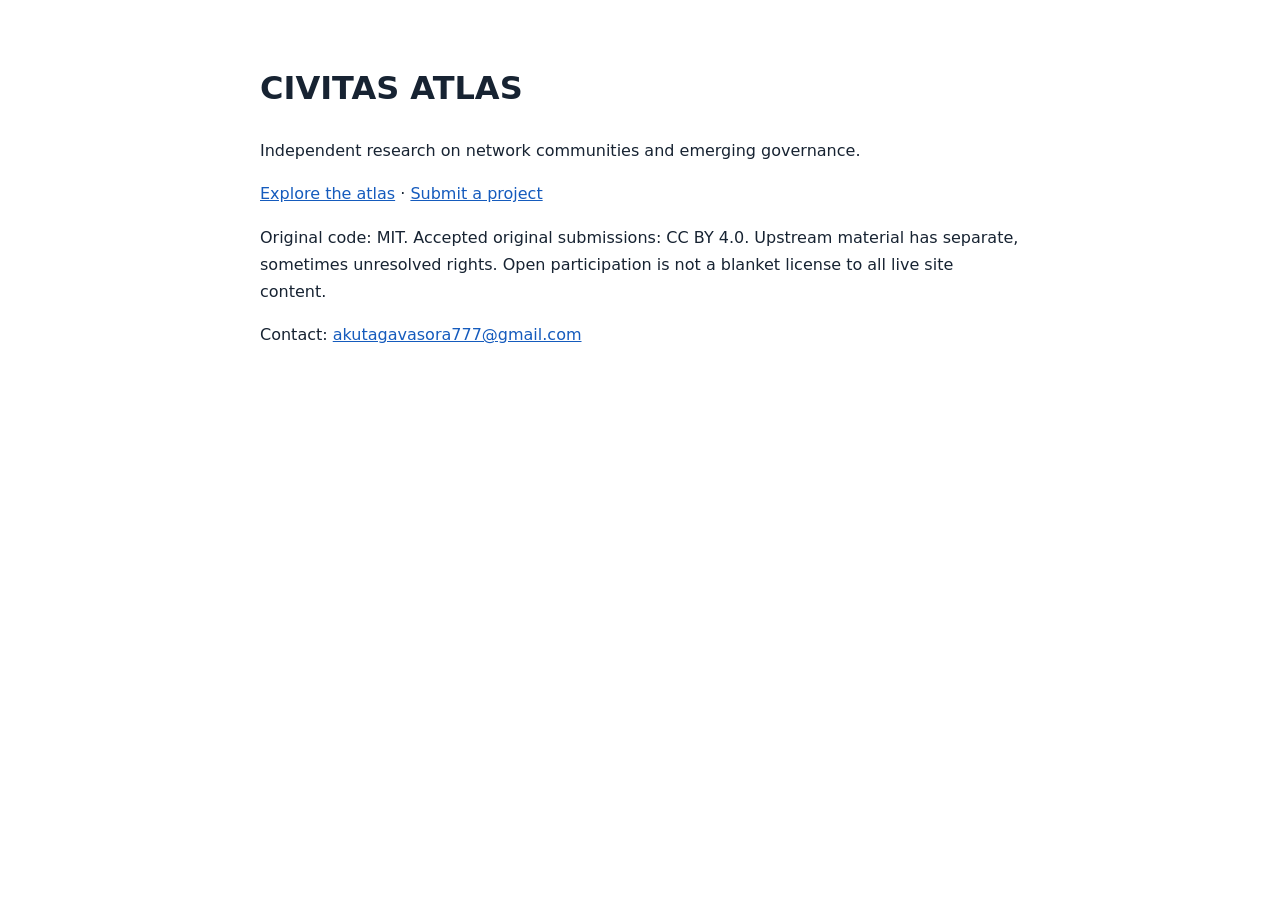
<file: portal/index.html>
<!doctype html><html lang="en"><meta charset="utf-8"><meta name="viewport" content="width=device-width"><title>CIVITAS ATLAS — contribute</title><style>body{font:16px/1.7 system-ui;max-width:760px;padding:40px;margin:auto;color:#172332}a{color:#155bbd}</style><h1>CIVITAS ATLAS</h1><p>Independent research on network communities and emerging governance.</p><p><a href="https://polis-network-atlas.vercel.app">Explore the atlas</a> · <a href="https://github.com/AzamatSafarov/civitas-atlas/issues/new?template=project.yml">Submit a project</a></p><p>Original code: MIT. Accepted original submissions: CC BY 4.0. Upstream material has separate, sometimes unresolved rights. Open participation is not a blanket license to all live site content.</p><p>Contact: <a href="mailto:akutagavasora777@gmail.com">akutagavasora777@gmail.com</a></p></html>
</file>
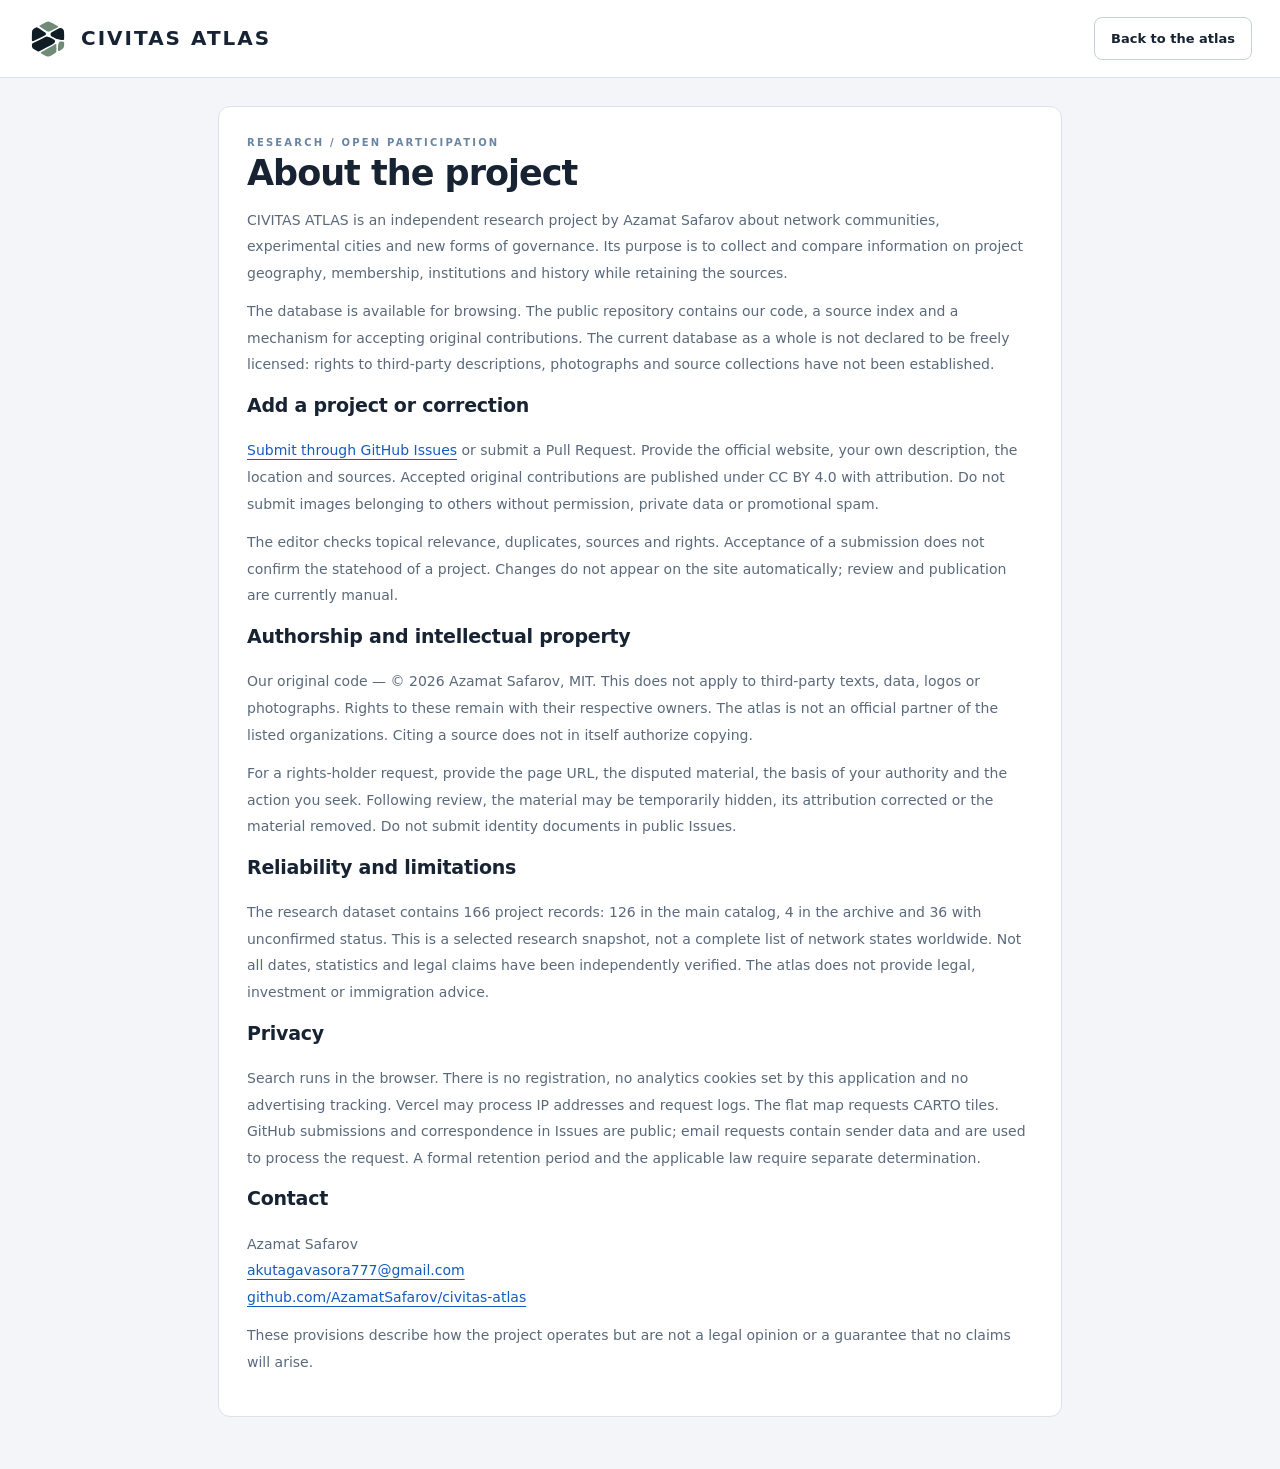
<file: about.html>
<!doctype html><html lang="en"><meta charset="utf-8"><meta name="viewport" content="width=device-width,initial-scale=1"><title>About the project — CIVITAS ATLAS</title><link rel="icon" href="/favicon.ico"><link rel="icon" type="image/svg+xml" href="/brand.svg"><link rel="apple-touch-icon" href="/favicon-180.png"><link rel="stylesheet" href="design.css"><link rel="stylesheet" href="mobile.css"><header><div class="brand"><img class="brand-symbol" width="40" height="40" src="brand.svg" alt="Logo">CIVITAS ATLAS</div><a class="button" href="/">Back to the atlas</a></header><main style="max-width:900px"><section class="box pad"><div class="eyebrow">Research / open participation</div><h1>About the project</h1><p>CIVITAS ATLAS is an independent research project by Azamat Safarov about network communities, experimental cities and new forms of governance. Its purpose is to collect and compare information on project geography, membership, institutions and history while retaining the sources.</p><p>The database is available for browsing. The public repository contains our code, a source index and a mechanism for accepting original contributions. The current database as a whole is not declared to be freely licensed: rights to third-party descriptions, photographs and source collections have not been established.</p><h2>Add a project or correction</h2><p><a href="https://github.com/AzamatSafarov/civitas-atlas/issues/new?template=project.yml">Submit through GitHub Issues</a> or submit a Pull Request. Provide the official website, your own description, the location and sources. Accepted original contributions are published under CC BY 4.0 with attribution. Do not submit images belonging to others without permission, private data or promotional spam.</p><p>The editor checks topical relevance, duplicates, sources and rights. Acceptance of a submission does not confirm the statehood of a project. Changes do not appear on the site automatically; review and publication are currently manual.</p><h2>Authorship and intellectual property</h2><p>Our original code — © 2026 Azamat Safarov, MIT. This does not apply to third-party texts, data, logos or photographs. Rights to these remain with their respective owners. The atlas is not an official partner of the listed organizations. Citing a source does not in itself authorize copying.</p><p>For a rights-holder request, provide the page URL, the disputed material, the basis of your authority and the action you seek. Following review, the material may be temporarily hidden, its attribution corrected or the material removed. Do not submit identity documents in public Issues.</p><h2>Reliability and limitations</h2><p>The research dataset contains 166 project records: 126 in the main catalog, 4 in the archive and 36 with unconfirmed status. This is a selected research snapshot, not a complete list of network states worldwide. Not all dates, statistics and legal claims have been independently verified. The atlas does not provide legal, investment or immigration advice.</p><h2>Privacy</h2><p>Search runs in the browser. There is no registration, no analytics cookies set by this application and no advertising tracking. Vercel may process IP addresses and request logs. The flat map requests CARTO tiles. GitHub submissions and correspondence in Issues are public; email requests contain sender data and are used to process the request. A formal retention period and the applicable law require separate determination.</p><h2>Contact</h2><p>Azamat Safarov<br><a href="mailto:akutagavasora777@gmail.com">akutagavasora777@gmail.com</a><br><a href="https://github.com/AzamatSafarov/civitas-atlas">github.com/AzamatSafarov/civitas-atlas</a></p><p>These provisions describe how the project operates but are not a legal opinion or a guarantee that no claims will arise.</p></section></main></html>
</file>
<file: design.css>
:root{--ink:#172332;--muted:#5d6b7a;--line:#dbe1e8;--paper:#fff;--wash:#f3f5f8;--accent:#155bbd;--night:#091626}*{box-sizing:border-box}html{scroll-behavior:smooth}body{margin:0;background:var(--wash);color:var(--ink);font:15px/1.65 system-ui,-apple-system,BlinkMacSystemFont,"Segoe UI",sans-serif}a{color:var(--accent);text-underline-offset:4px}button,input,select{font:inherit}button,a{touch-action:manipulation}button{cursor:pointer}button,.button{border:1px solid #c6cfdb;background:white;color:var(--ink);border-radius:4px;padding:10px 16px;font-size:13px;font-weight:600;text-decoration:none;display:inline-flex;align-items:center;justify-content:center;min-height:42px;transition:background .15s,border-color .15s}button:hover,.button:hover{background:#edf2f9;border-color:#768ca7}button:focus-visible,a:focus-visible,input:focus-visible,select:focus-visible,.entry:focus-visible{outline:3px solid #4286e8;outline-offset:3px}header{height:78px;padding:0 max(28px,calc((100vw - 1320px)/2));background:white;border-bottom:1px solid var(--line);display:flex;align-items:center;justify-content:space-between;gap:24px}.brand{font-size:20px;font-weight:750;letter-spacing:2px;display:flex;align-items:center;gap:13px}.brand svg{width:34px;height:34px;flex-shrink:0}.brand small{font-weight:400;font-size:10px;letter-spacing:2px;color:var(--muted);display:block}.brand-text{line-height:1.35}header>div:last-child{display:flex;gap:9px}main{max-width:1376px;margin:auto;padding:28px}.hero{background:var(--night);display:grid;grid-template-columns:minmax(320px,.9fr) minmax(0,1.1fr);overflow:hidden;color:white;min-height:540px;border:1px solid #203149}.hero>div:first-child{padding:48px 42px;display:flex;flex-direction:column;justify-content:center;align-items:flex-start}.eyebrow{font-size:10px;font-weight:700;letter-spacing:2.2px;text-transform:uppercase;color:#6a85a4}.hero .eyebrow{color:#8aa6c4}.hero h1{font-size:clamp(36px,3.4vw,51px);line-height:1.1;font-weight:600;letter-spacing:-1.6px;margin:22px 0}.hero p{color:#b7c6d6;max-width:425px;font-size:14px;line-height:1.8;margin:0 0 17px}.hero .muted{font-size:11px;color:#8fa4bd;max-width:430px}.hero #totals{font-size:13px;color:#d7e3ee;border-top:1px solid #2b3d53;border-bottom:1px solid #2b3d53;padding:14px 0;width:100%;margin:10px 0 17px;letter-spacing:.3px}#worldmap{height:540px!important;min-width:0;position:relative;border-left:1px solid #203149;background:var(--night)!important}#worldmap button{background:#13273e;color:#d9e5f4;border:1px solid #3f5872;border-radius:3px;font-size:11px;min-height:34px;padding:7px 12px}#worldmap canvas{display:block;width:100%;height:100%}.section-head{display:flex;align-items:baseline;justify-content:space-between;gap:20px;margin-top:36px}.section-head h2{font-size:26px;font-weight:600;letter-spacing:-.5px;margin:0}.section-head p{font-size:12px;color:var(--muted)}.coverage{display:grid;grid-template-columns:repeat(4,1fr);border:1px solid var(--line);background:white;margin-top:22px}.metric{padding:18px 22px;border-right:1px solid var(--line)}.metric:last-child{border:0}.metric strong{font-size:26px;font-weight:500;display:block;line-height:1.4}.metric span{font-size:11px;color:var(--muted)}.tools{display:flex;gap:12px;padding:18px 0;margin:0;flex-wrap:wrap}.tools input,.tools select{padding:11px 14px;border:1px solid #c9d2df;border-radius:3px;background:white;color:var(--ink);min-height:44px;min-width:0}.tools input{flex:1;min-width:200px;cursor:text}.tools select{width:230px;font-size:12px}.muted{color:var(--muted);font-size:12px}#count{font-size:11px;padding:0 0 15px;color:#6c7b8f}#entries{display:grid;grid-template-columns:repeat(3,minmax(0,1fr));gap:16px}.entry{border:1px solid var(--line);background:white;padding:23px;display:flex;gap:14px;cursor:pointer;min-height:215px;position:relative;border-radius:5px;transition:border-color .16s,box-shadow .16s}.entry:hover{border-color:#8ba9cf;box-shadow:0 4px 16px #1b3a6110}.entry h2{font-size:19px;letter-spacing:-.35px;font-weight:650;margin:0 0 7px;line-height:1.3}.entry .identity{width:44px;height:44px;flex-shrink:0;background:#f3f5f9;border:1px solid #e0e5ed;border-radius:5px;display:grid;place-items:center;font-size:14px;font-weight:650;color:#728094;overflow:hidden}.identity img{width:100%;height:100%;object-fit:contain}.entry>div:last-child{min-width:0;flex:1}.entry p{font-size:12px;line-height:1.7;color:#637183;margin:11px 0 0;display:-webkit-box;-webkit-line-clamp:3;-webkit-box-orient:vertical;overflow:hidden}.location{font-size:12px;font-weight:600;color:#305b8b;line-height:1.55;overflow-wrap:anywhere}.meta{font-size:10px;color:#7d8998;margin-top:6px;text-transform:uppercase;letter-spacing:.5px}.entry .badge{font-size:9px;color:#155bbd;padding-top:12px;font-weight:600;letter-spacing:.4px}.layout{display:grid;grid-template-columns:minmax(0,2.1fr) minmax(280px,1fr);gap:24px}.box{background:white;border:1px solid var(--line);border-radius:5px;margin-bottom:24px;overflow:hidden;min-width:0}.pad{padding:28px}.banner{height:310px;background:#e3e9ef;position:relative}.banner img{width:100%;height:100%;object-fit:cover}.no-photo{height:130px;display:flex;align-items:center;background:#eff2f6;color:#647487;font-size:12px;padding:26px}.logo{width:76px;height:76px;margin:-65px 0 23px;position:relative;display:grid;place-items:center;border:4px solid white;border-radius:9px;background:#eef2f6;box-shadow:0 1px 8px #152b441a;font-size:23px;font-weight:600;color:#6d7f94}.logo img{width:100%;height:100%;object-fit:contain;border-radius:5px}.pad h1{font-size:35px;line-height:1.2;font-weight:600;letter-spacing:-1px;margin:0 0 13px}.pad h2{font-size:19px;font-weight:650;margin:0 0 16px;letter-spacing:-.25px}.pad h3{font-size:15px;margin:15px 0 8px}.pad p{color:#5a697b;font-size:14px;line-height:1.9;margin:12px 0}.pad .location{font-size:16px;color:#315b8b}.pad .resource{display:block;text-decoration:none;font-size:12px;border-bottom:1px solid #e8edf3;padding:12px 0;overflow-wrap:anywhere;line-height:1.6}.pad .resource:hover{text-decoration:underline}.pad .resource:last-child{border-bottom:0}.gallery{display:grid;grid-template-columns:1fr 1fr;gap:15px;margin-top:22px}.gallery figure{margin:0;min-width:0}.gallery img{width:100%;height:190px;object-fit:cover;border-radius:3px}.gallery figcaption{font-size:10px;color:#778798;margin-top:5px}.chips{display:flex;gap:7px;flex-wrap:wrap}.chip{font-size:11px;padding:5px 9px;background:#eff3f8;color:#49627f;border-radius:2px}.event{position:relative;border-left:1px solid #cbd6e4;padding:0 0 24px 21px;margin-left:4px;font-size:12px;color:#56697e;line-height:1.8}.event:before{content:'';position:absolute;left:-4px;top:6px;width:7px;height:7px;border-radius:50%;background:#376caf}.notice{font-size:11px;color:#71674f;background:#f7f4eb;border-left:2px solid #b8a97d;padding:12px 14px;line-height:1.8;margin:17px 0;border-radius:0}.source{white-space:pre-wrap;overflow-wrap:anywhere;font-size:12px;color:#55687f;line-height:1.9}.summary-text{white-space:pre-line;font-size:14px;line-height:1.85;color:#536275}.disclosure{border-top:1px solid var(--line);padding-top:16px;margin-top:15px}.disclosure summary{font-size:12px;color:#476382;cursor:pointer;font-weight:600}.disclosure .source{padding:20px 0 0}.footer{border-top:1px solid var(--line);background:white;margin-top:40px;padding:30px max(28px,calc((100vw - 1320px)/2));display:flex;align-items:center;justify-content:space-between;gap:25px;font-size:11px;color:var(--muted)}.footer p{max-width:460px;margin:7px 0}.footer button{background:transparent;border:0;padding:5px 10px;font-size:11px;color:#57687c}.footer-links{display:flex;flex-wrap:wrap}#profile{display:none}#back{margin-bottom:0;background:white}dialog{width:min(720px,92vw);max-height:85vh;border:1px solid #d3dce7;border-radius:5px;padding:28px}dialog::backdrop{background:#06182a99}.dark{background:#155bbd;color:white;border-color:#155bbd}@media(min-width:1100px){.layout>div:last-child{align-self:start}}@media(max-width:980px){#entries{grid-template-columns:repeat(2,minmax(0,1fr))}.hero{grid-template-columns:1fr 1fr}.hero>div:first-child{padding:30px}.hero h1{font-size:36px}.layout{grid-template-columns:minmax(0,1.7fr) minmax(250px,1fr)}.pad{padding:22px}}@media(max-width:700px){header{height:auto;padding:18px;flex-wrap:wrap;gap:14px}.brand{font-size:17px}header>div:last-child{gap:8px}header .button,header button{font-size:11px;min-height:34px;padding:6px 10px}main{padding:16px}.hero{grid-template-columns:1fr}.hero>div:first-child{padding:30px 25px}.hero h1{font-size:36px}#worldmap{height:370px!important;border-left:0;border-top:1px solid #203149}.hero .muted{font-size:11px}.coverage{grid-template-columns:1fr 1fr}.metric{padding:15px;border-bottom:1px solid var(--line)}.metric:nth-child(2){border-right:0}.metric:nth-child(3),.metric:nth-child(4){border-bottom:0}.metric strong{font-size:22px}.tools{gap:8px}.tools input{flex-basis:100%;min-width:0;width:100%}.tools select{width:calc(50% - 4px);font-size:11px;padding:10px 8px}#entries{grid-template-columns:1fr;gap:12px}.entry{min-height:160px;padding:20px}.layout{grid-template-columns:1fr;gap:0}.banner{height:230px}.pad h1{font-size:29px}.gallery img{height:130px}.footer{display:block;padding:24px 18px}.footer-links{margin-top:16px}.section-head{display:block;margin-top:28px}.section-head p{margin:6px 0 12px}.source{font-size:11px}}@media(prefers-reduced-motion:reduce){html{scroll-behavior:auto}*{transition:none!important}}
</file>
<file: mobile.css>
/* Long Wikimedia credits must wrap inside profile columns. */
.layout>div{min-width:0}.pad figure{margin:16px 0}.pad figcaption,.pad .resource,.pad .source{overflow-wrap:anywhere;word-break:break-word}.pad figure img{max-width:100%!important}
/* Consistent softened corners on desktop and mobile. */
.hero{border-radius:16px;overflow:hidden}.feature,.box,.contribute{border-radius:12px;overflow:hidden}.entry,.coverage{border-radius:10px}.gallery img{border-radius:8px}button,.button,.tools input,.tools select{border-radius:8px}#worldmap button{border-radius:8px}.chip,.notice{border-radius:6px}dialog{border-radius:14px}
/* Mobile layouts: compact navigation, readable profiles, touch globe. */
@media(max-width:700px){
 header{padding:16px;gap:16px;align-items:flex-start}header .brand{font-size:21px;letter-spacing:.7px}.brand-symbol{width:35px;height:35px}header>div:last-child{width:100%;display:grid;grid-template-columns:1fr 1fr 1.4fr;gap:7px}header .button,header button{width:100%;min-height:42px;font-size:11px;padding:8px 6px}
 main{padding:12px}.hero>div:first-child{padding:27px 23px}.hero h1{font-size:38px;line-height:1.08;margin:17px 0}.hero p{font-size:13px;line-height:1.8}.hero .eyebrow{font-size:9px;letter-spacing:1.3px}#worldmap{height:340px!important;overflow:hidden}#worldmap canvas{touch-action:pan-y}#worldmap button{bottom:12px!important;left:12px!important;min-height:40px;font-size:11px}
 .coverage{margin-top:12px}.metric{padding:14px 12px;min-height:91px}.metric span{font-size:10px;line-height:1.6;display:block}.metric strong{font-size:26px}.featured{margin:30px 0}.featured>.section-head{margin-bottom:15px}.section-head h2{font-size:27px}.feature .feature-photo,.feature:nth-child(odd) .feature-photo{height:190px}.feature-copy{padding:22px}.feature-copy h2{font-size:29px}.feature-copy p{font-size:13px;-webkit-line-clamp:4}.feature-link{font-size:12px;min-height:33px}.tools{padding:15px 0}.tools input{font-size:16px;min-height:46px}.tools select{min-height:46px;font-size:12px}#count{padding-bottom:13px;line-height:1.6}
 .entry{gap:10px 13px;padding:20px 15px}.entry h2{font-size:23px;overflow-wrap:anywhere}.entry p{font-size:12px;line-height:1.75;-webkit-line-clamp:3}.entry .location{font-size:12px}.entry .meta{font-size:9px}.entry .geo-note{font-size:10px}.entry-geo{margin-top:1px}.entry-arrow{align-self:start}.entry .identity{width:40px;height:40px}
 #back{min-height:44px}.layout{margin-top:16px!important}.box{margin-bottom:16px}.pad{padding:22px 18px}.pad h1{font-size:30px;overflow-wrap:anywhere}.pad h2{font-size:23px}.pad p{font-size:14px;line-height:1.85}.pad .location{font-size:14px}.banner{height:210px}.logo{width:66px;height:66px;margin-top:-55px}.gallery{gap:10px}.gallery img{height:125px}.gallery figcaption{font-size:10px;line-height:1.6;overflow-wrap:anywhere}.event{font-size:13px;line-height:1.8}.pad .resource{font-size:13px;min-height:44px}.notice,.source{font-size:12px}.chip{font-size:12px;padding:7px 10px}.disclosure summary{font-size:13px;min-height:44px;padding:8px 0}.contribute{padding:23px 19px;margin-top:25px}.contribute h2{font-size:27px}.contribute p{font-size:13px}.contribute .button{width:100%;min-height:46px}.footer{padding:23px 16px;margin-top:28px;font-size:12px}.footer-links{gap:8px}.footer-links button,.footer-links .button{min-height:42px;font-size:12px;padding:8px 10px}dialog{padding:20px 16px;width:calc(100% - 24px);max-height:85dvh}dialog button{min-height:44px}.brand-text{overflow-wrap:anywhere}
}
@media(max-width:360px){header .brand{font-size:19px}.hero h1{font-size:34px}.hero>div:first-child{padding:24px 19px}#worldmap{height:290px!important}.feature .feature-photo,.feature:nth-child(odd) .feature-photo{height:165px}.entry{grid-template-columns:34px minmax(0,1fr) 13px;gap:10px}.entry .identity{width:34px;height:34px}.entry h2{font-size:22px}.gallery img{height:108px}}
@media(min-width:701px) and (max-width:1024px){header{padding:19px 24px;height:auto;gap:20px}.brand{font-size:22px!important}.brand-symbol{width:37px;height:37px}header .button,header button{font-size:11px;padding:9px 11px}main{padding:20px}.hero>div:first-child{padding:32px 26px}.hero h1{font-size:40px}#worldmap{height:490px!important}.layout{grid-template-columns:minmax(0,1.6fr) minmax(235px,1fr);gap:16px}.entry{grid-template-columns:25px 42px minmax(0,1fr) 160px 15px;gap:12px}.entry-geo{padding-left:13px}.feature-copy{padding:25px}}
</file>
